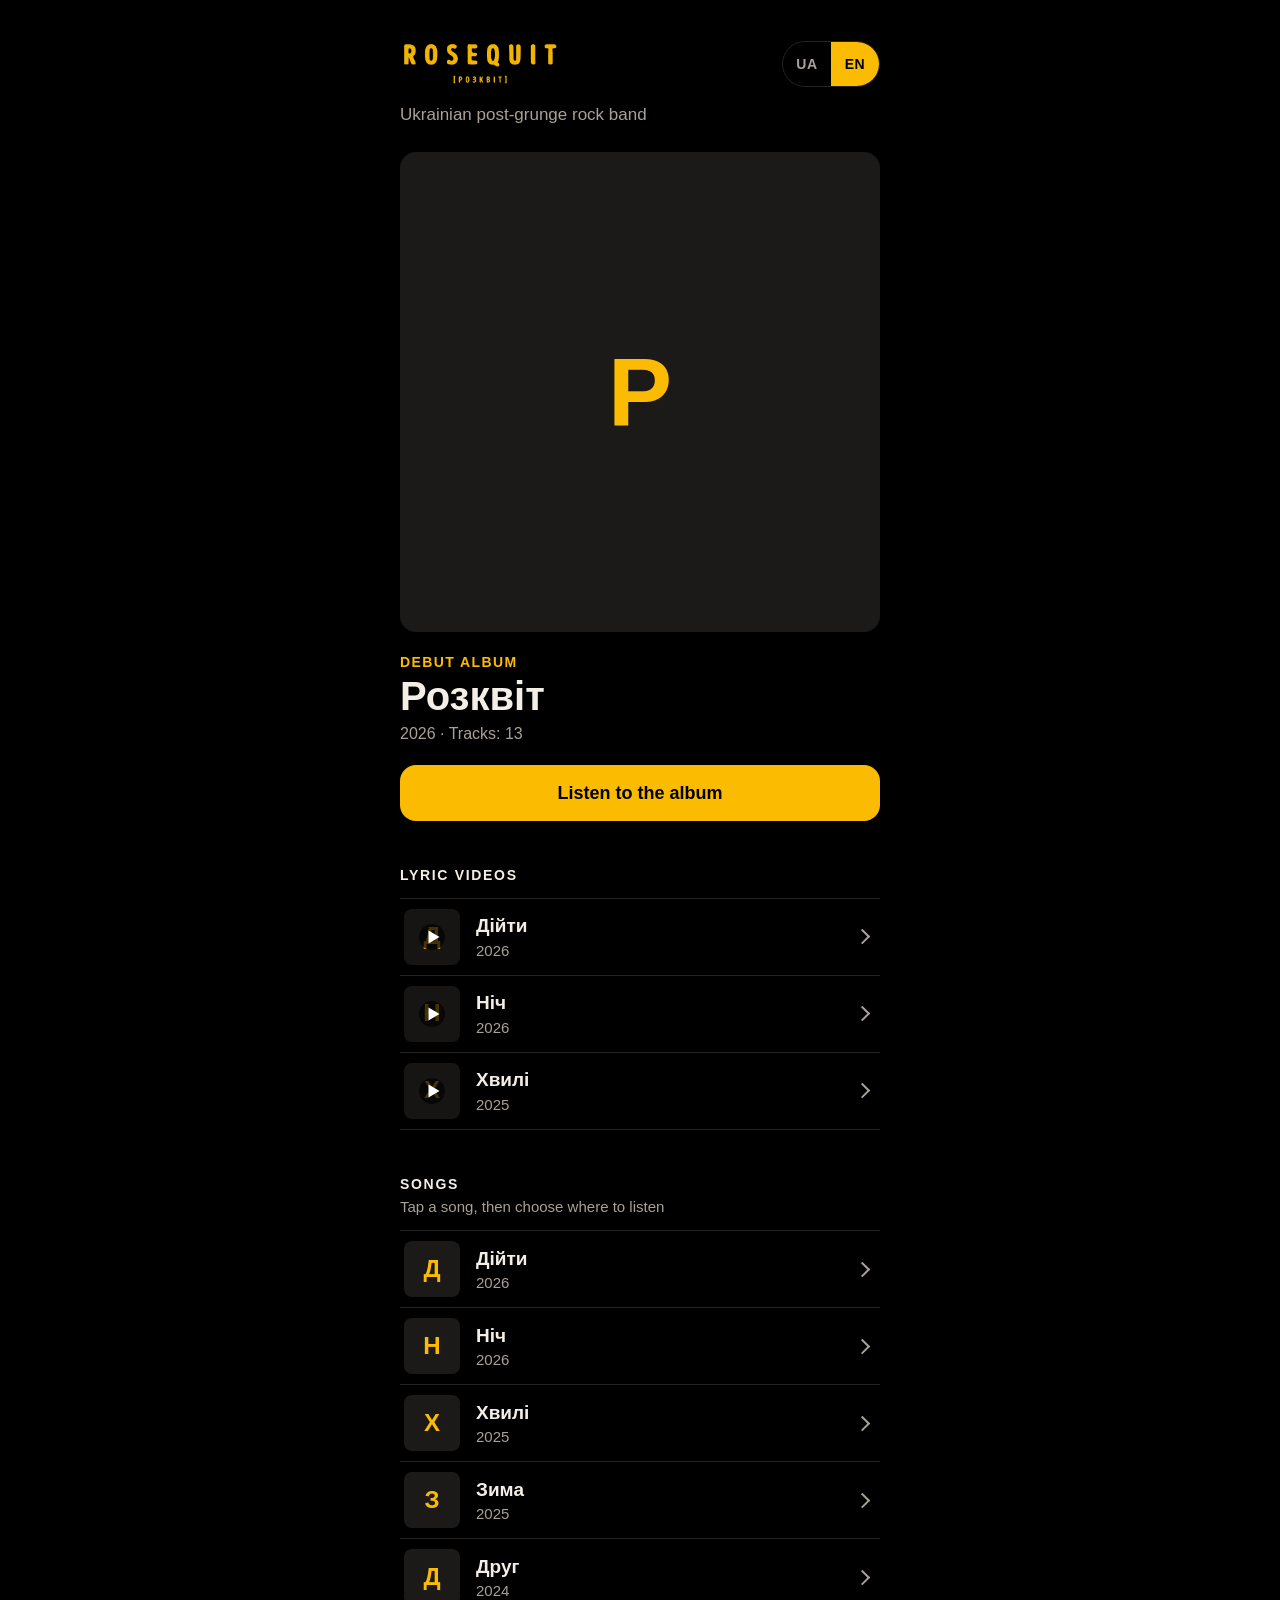
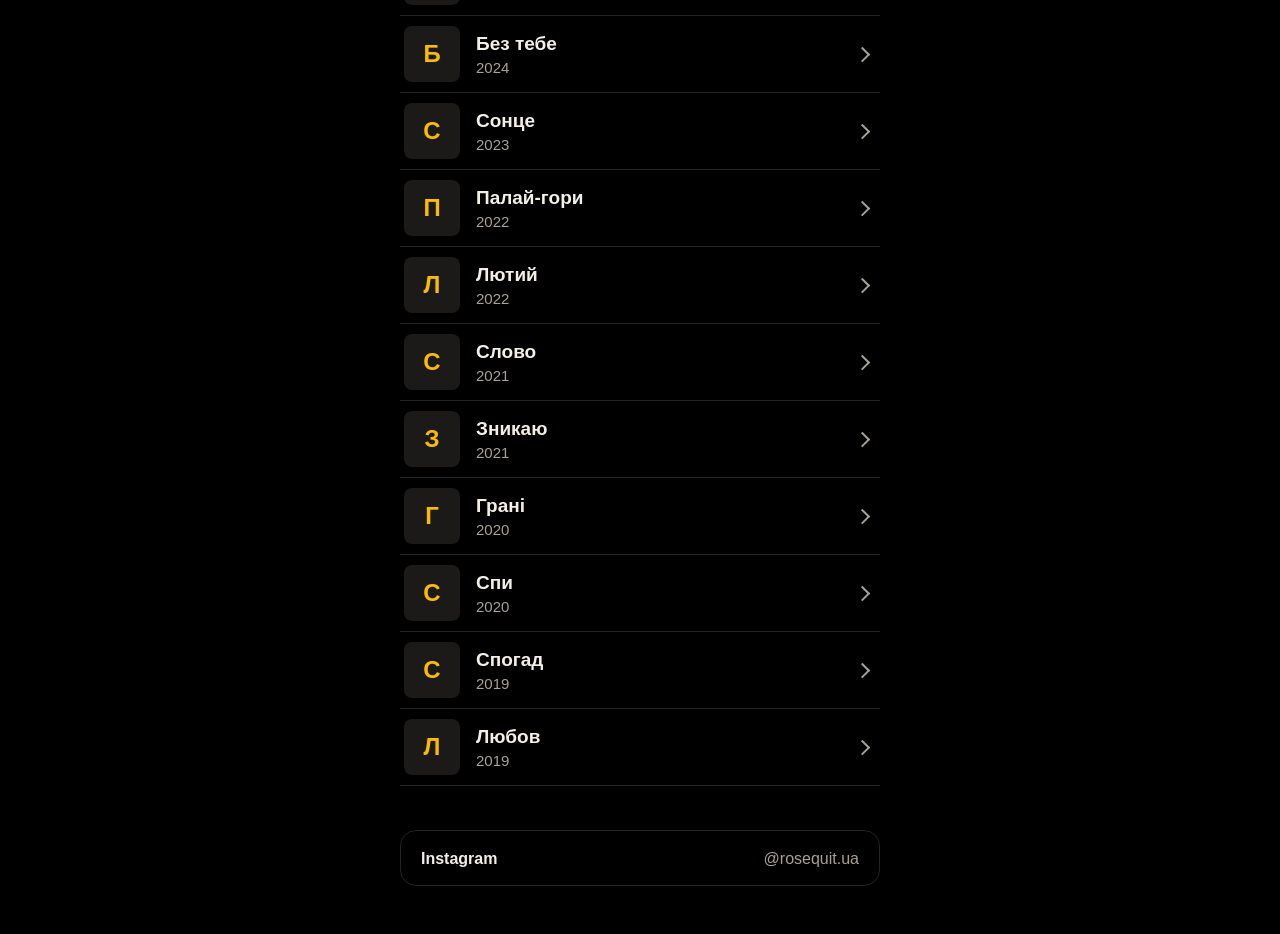
<file: index.html>
<!doctype html>
<html lang="uk">
<head>
<meta charset="utf-8">
<meta name="viewport" content="width=device-width, initial-scale=1">
<title>ROSEQUIT · РОЗКВІТ</title>
<meta name="description" content="ROSEQUIT (РОЗКВІТ) — український постгранжевий рок-гурт. Дебютний альбом «Розквіт».">
<meta name="color-scheme" content="dark">
<meta name="theme-color" content="#000000">
<meta property="og:title" content="ROSEQUIT · РОЗКВІТ">
<meta property="og:description" content="Український постгранжевий рок-гурт. Дебютний альбом «Розквіт».">
<meta property="og:image" content="https://rosequit.band/social_preview.jpg">
<meta property="og:type" content="website">
<meta property="og:url" content="https://rosequit.band/">
<link rel="canonical" href="https://rosequit.band/">
<link rel="icon" href="icon.png">
<link rel="preload" href="page_content.yaml" as="fetch" crossorigin>
<link rel="preload" href="interface_text.yaml" as="fetch" crossorigin>
<link rel="stylesheet" href="style.css">
</head>
<body>
<main>

  <header>
    <h1><img src="logo.png" alt="ROSEQUIT [РОЗКВІТ]" width="260" height="77"></h1>
    <div class="language-switch" role="group" aria-label="Мова · Language">
      <button type="button" data-language="ukrainian" lang="uk">UA</button>
      <button type="button" data-language="english" lang="en">EN</button>
    </div>
  </header>

  <p id="band-description" class="band-description"></p>

  <section id="featured-release" class="featured-release" hidden></section>

  <p id="fallback-listen-button" class="fallback">
    <a class="button" href="https://open.spotify.com/artist/7smBqzQRi2ccPWAYkMdDFs">Слухати на Spotify · Listen on Spotify</a>
  </p>

  <section id="lyric-videos-section" hidden>
    <h2 id="lyric-videos-heading"></h2>
    <ul id="lyric-videos-list" class="rows"></ul>
  </section>

  <section id="songs-section" hidden>
    <h2 id="songs-heading"></h2>
    <p id="songs-hint" class="hint"></p>
    <ul id="songs-list" class="rows"></ul>
  </section>

  <footer>
    <a id="instagram-link" class="social" hidden>
      <span id="instagram-name"></span>
      <span id="instagram-username" class="handle"></span>
    </a>
  </footer>

</main>
<script src="vendor/js-yaml.min.js"></script>
<script src="app.js"></script>
</body>
</html>
</file>
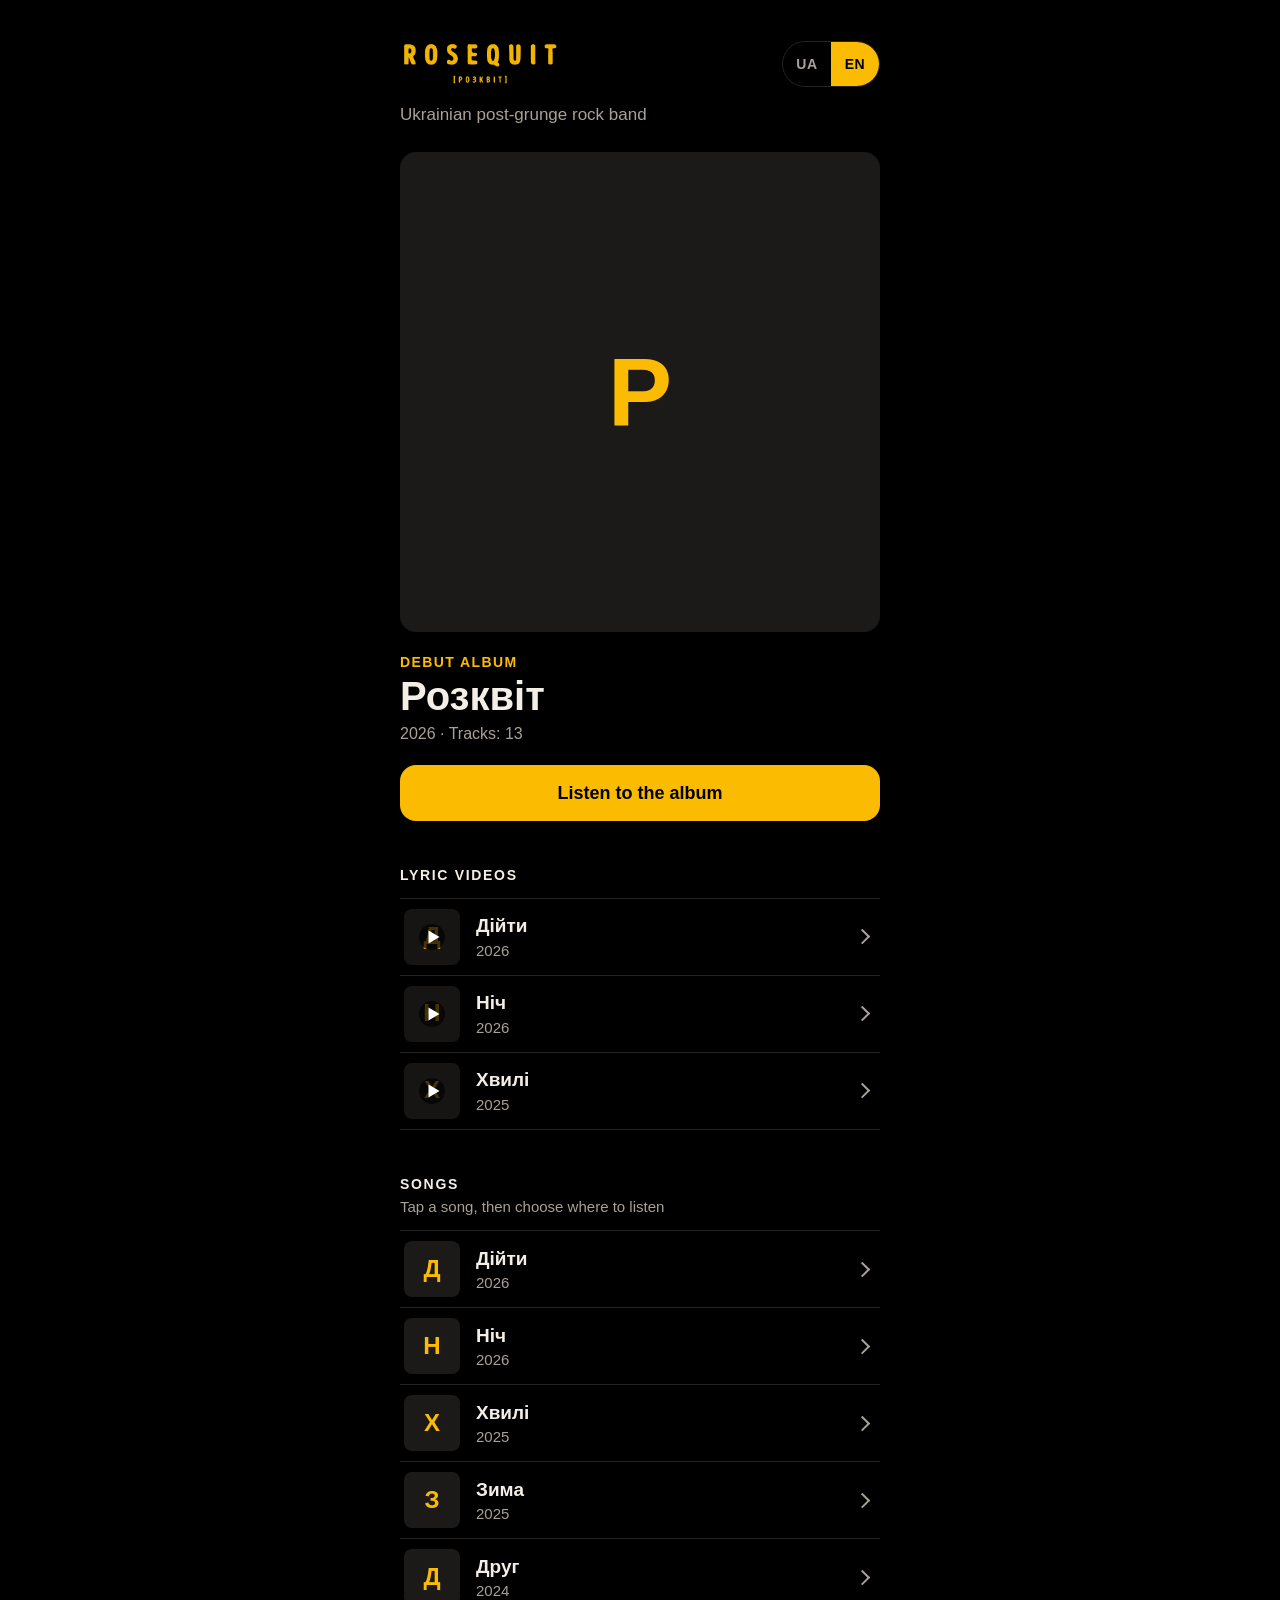
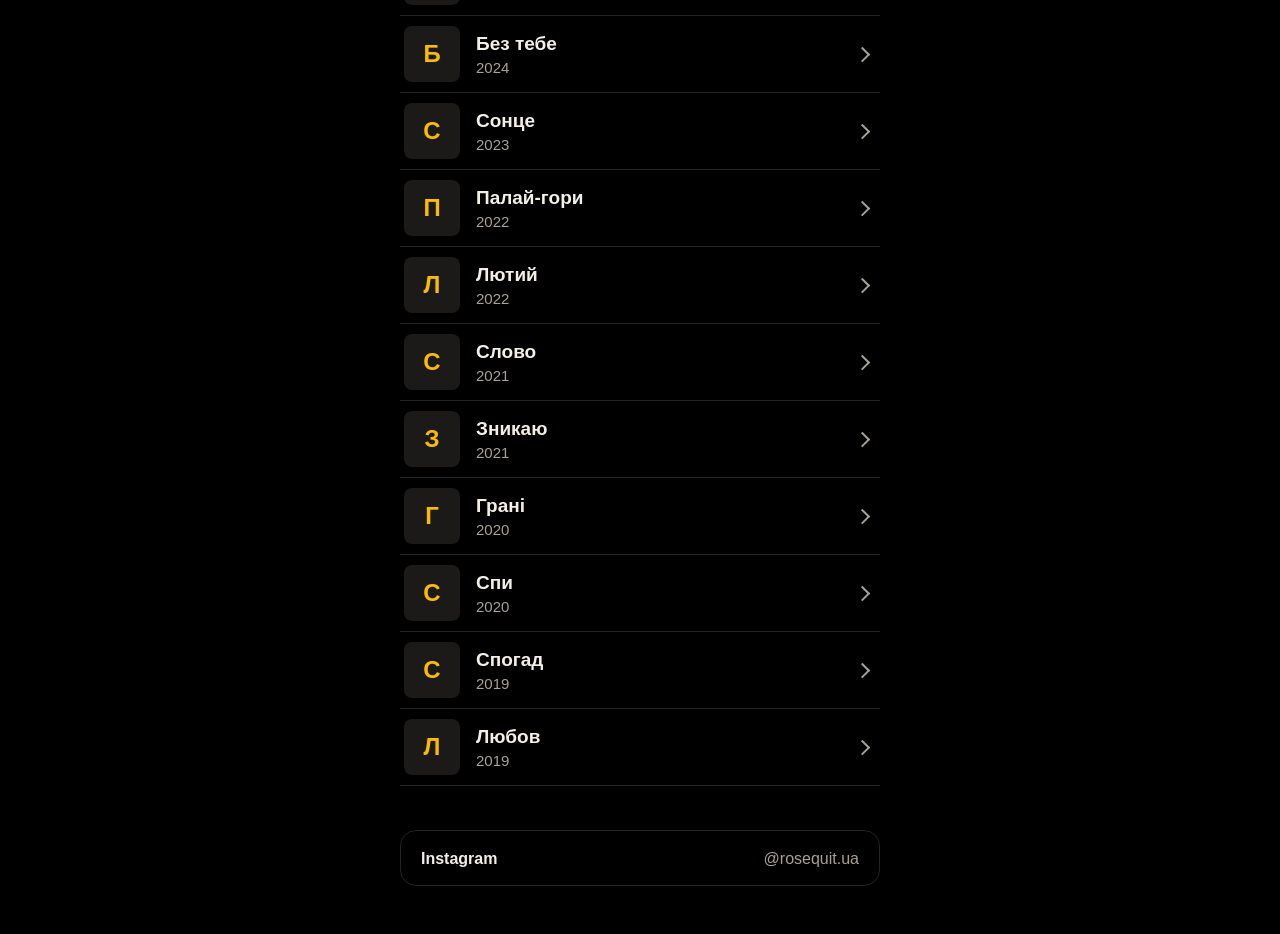
<file: fanzine-001/index.html>
<!doctype html>
<html lang="uk">
<head>
<meta charset="utf-8">
<meta name="viewport" content="width=device-width, initial-scale=1">
<title>ROSEQUIT · РОЗКВІТ</title>
<meta name="robots" content="noindex">
<meta http-equiv="refresh" content="0; url=/">
<script>location.replace("/" + location.search + location.hash);</script>
</head>
<body>
<a href="/">rosequit.band</a>
</body>
</html>
</file>
<file: style.css>
:root {
  --background: #000;
  --text: #f4efe6;
  --muted: #a8a197;
  --divider: #262321;
  --tile: #1b1a19;
  --pressed: #141312;
  --accent: #fbbb00;
  --accent-hover: #ffd23d;
  --radius-small: 0.5rem;
  --radius-large: 1rem;
  color-scheme: dark;
}

* { box-sizing: border-box; }

html { background: var(--background); }

body {
  margin: 0;
  background: var(--background);
  color: var(--text);
  font-family: -apple-system, BlinkMacSystemFont, "Segoe UI", Roboto, "Helvetica Neue", Arial, sans-serif;
  font-size: 1rem;
  line-height: 1.45;
  -webkit-text-size-adjust: 100%;
  -webkit-tap-highlight-color: transparent;
}

main {
  max-width: 32rem;
  margin: 0 auto;
  padding: 1.25rem 1rem 3rem;
}

a { color: inherit; text-decoration: none; }
a:focus-visible, button:focus-visible { outline: 3px solid var(--accent); outline-offset: 3px; }

[hidden] { display: none !important; }

header {
  display: flex;
  justify-content: space-between;
  align-items: center;
  gap: 1rem;
}
header h1 { margin: 0; line-height: 0; }
header h1 img { display: block; width: 10rem; height: auto; }

.language-switch {
  display: flex;
  border: 1px solid var(--divider);
  border-radius: 999px;
  overflow: hidden;
}
.language-switch button {
  min-width: 3rem;
  min-height: 2.75rem;
  padding: 0 0.75rem;
  border: 0;
  background: transparent;
  color: var(--muted);
  font: inherit;
  font-size: 0.875rem;
  font-weight: 700;
  letter-spacing: 0.04em;
  cursor: pointer;
}
.language-switch button[aria-pressed="true"] { background: var(--accent); color: #000; }

.page-content-failed .language-switch { display: none; }
@media (scripting: none) {
  .language-switch { display: none; }
}

.band-description {
  margin: 1rem 0 1.5rem;
  color: var(--muted);
  font-size: 1.0625rem;
  text-wrap: balance;
}

.featured-release { margin-bottom: 2.75rem; }

.featured-cover {
  position: relative;
  display: block;
  aspect-ratio: 1;
  overflow: hidden;
  border-radius: var(--radius-large);
  background: var(--tile);
}
.featured-cover .cover-initial { font-size: 6rem; }

.kind {
  margin: 1.25rem 0 0.15rem;
  color: var(--accent);
  font-size: 0.875rem;
  font-weight: 700;
  letter-spacing: 0.1em;
  text-transform: uppercase;
}
.featured-release h2 {
  margin: 0;
  font-size: 2.5rem;
  font-weight: 800;
  line-height: 1.05;
  letter-spacing: 0;
  text-transform: none;
}
.details { margin: 0.35rem 0 0; color: var(--muted); }

.button {
  display: flex;
  align-items: center;
  justify-content: center;
  min-height: 3.5rem;
  margin-top: 1.25rem;
  padding: 0 1.5rem;
  border-radius: var(--radius-large);
  background: var(--accent);
  color: #000;
  font-size: 1.125rem;
  font-weight: 700;
}
.button:hover { background: var(--accent-hover); }
.button:active { transform: scale(0.99); }

.fallback { margin: 0 0 2.75rem; }
@media (scripting: enabled) {
  .fallback { display: none; }
  .page-content-failed .fallback { display: block; }
}

section { margin-bottom: 2.75rem; }

h2 {
  margin: 0 0 0.75rem;
  font-size: 0.875rem;
  font-weight: 700;
  letter-spacing: 0.12em;
  text-transform: uppercase;
}
#songs-section h2 { margin-bottom: 0.15rem; }

.hint { margin: 0 0 0.75rem; color: var(--muted); font-size: 0.9375rem; text-wrap: balance; }

.rows {
  margin: 0;
  padding: 0;
  list-style: none;
  border-top: 1px solid var(--divider);
}
.rows li { border-bottom: 1px solid var(--divider); }

.row {
  display: flex;
  align-items: center;
  gap: 1rem;
  min-height: 4.75rem;
  padding: 0.5rem 0.25rem;
}
.row::after {
  content: "";
  flex: none;
  width: 0.55rem;
  height: 0.55rem;
  margin: 0 0.5rem 0 auto;
  border-top: 2px solid var(--muted);
  border-right: 2px solid var(--muted);
  transform: rotate(45deg);
}
.row:hover, .row:active { background: var(--pressed); }
.row:hover::after { border-color: var(--accent); }

.cover-frame {
  position: relative;
  flex: none;
  width: 3.5rem;
  height: 3.5rem;
  overflow: hidden;
  border-radius: var(--radius-small);
  background: var(--tile);
}
.featured-cover img, .cover-frame img {
  position: absolute;
  inset: 0;
  display: block;
  width: 100%;
  height: 100%;
  object-fit: cover;
  opacity: 0;
}
.featured-cover img.cover-loaded, .cover-frame img.cover-loaded { opacity: 1; }

.cover-initial {
  display: grid;
  place-items: center;
  width: 100%;
  height: 100%;
  color: var(--accent);
  font-size: 1.5rem;
  font-weight: 800;
}

.video-row .cover-frame::after {
  content: "";
  position: absolute;
  inset: 0;
  background:
    url("data:image/svg+xml,%3Csvg xmlns='http://www.w3.org/2000/svg' viewBox='0 0 56 56'%3E%3Ccircle cx='28' cy='28' r='13' fill='%23000' fill-opacity='.65'/%3E%3Cpath d='M24.5 21.5v13l11-6.5z' fill='%23fff'/%3E%3C/svg%3E") center / 100% no-repeat,
    rgba(0, 0, 0, 0.2);
}

.name-and-year { display: flex; flex-direction: column; min-width: 0; }
.title { font-size: 1.1875rem; font-weight: 600; overflow-wrap: anywhere; }
.year { color: var(--muted); font-size: 0.9375rem; }

footer { margin-top: 0.5rem; }
.social {
  display: flex;
  justify-content: space-between;
  align-items: center;
  min-height: 3.5rem;
  padding: 0 1.25rem;
  border: 1px solid var(--divider);
  border-radius: var(--radius-large);
  font-weight: 600;
}
.social .handle { color: var(--muted); font-weight: 400; }
.social:hover { border-color: var(--accent); }

@media (min-width: 40rem) {
  main { padding-top: 2.5rem; }
}

@media (prefers-reduced-motion: no-preference) {
  .featured-cover img, .cover-frame img { transition: opacity 0.25s; }
  .button, .row, .social, .language-switch button { transition: background-color 0.12s, border-color 0.12s, color 0.12s, transform 0.12s; }
}
</file>
